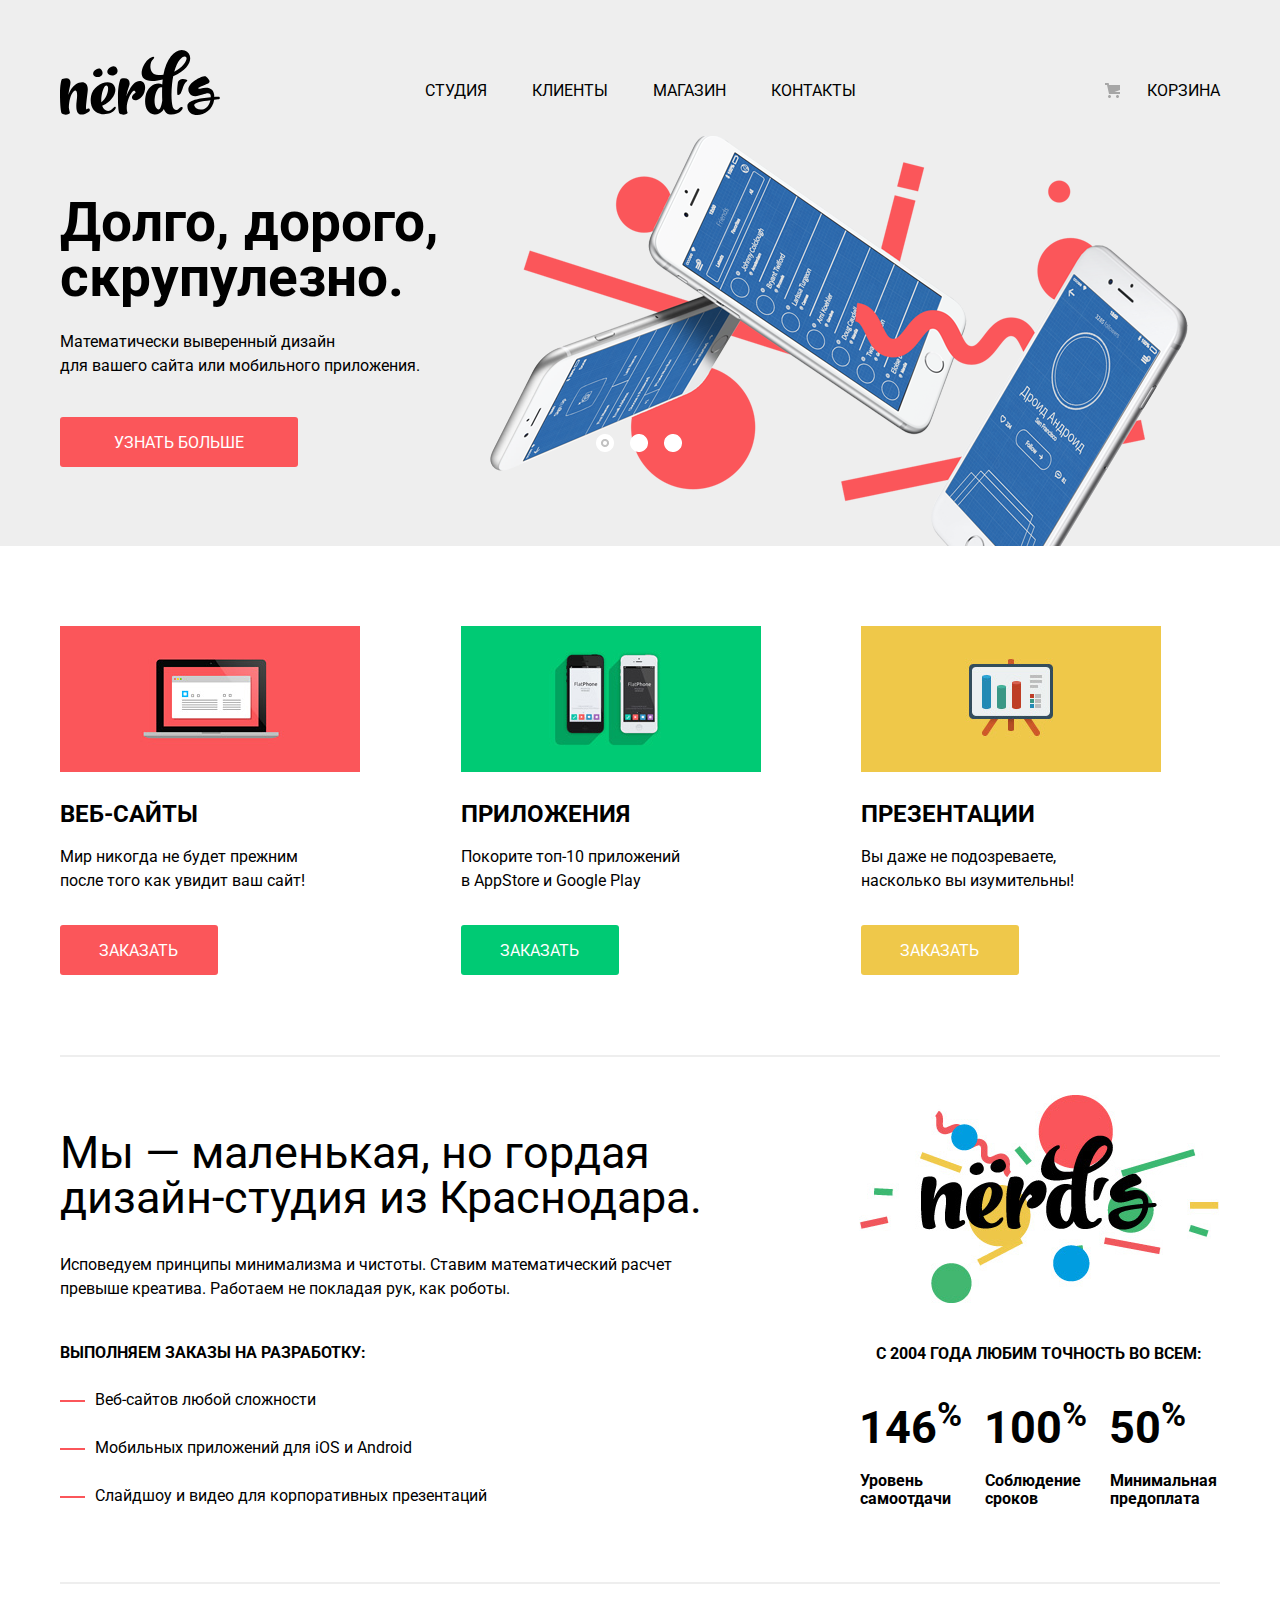
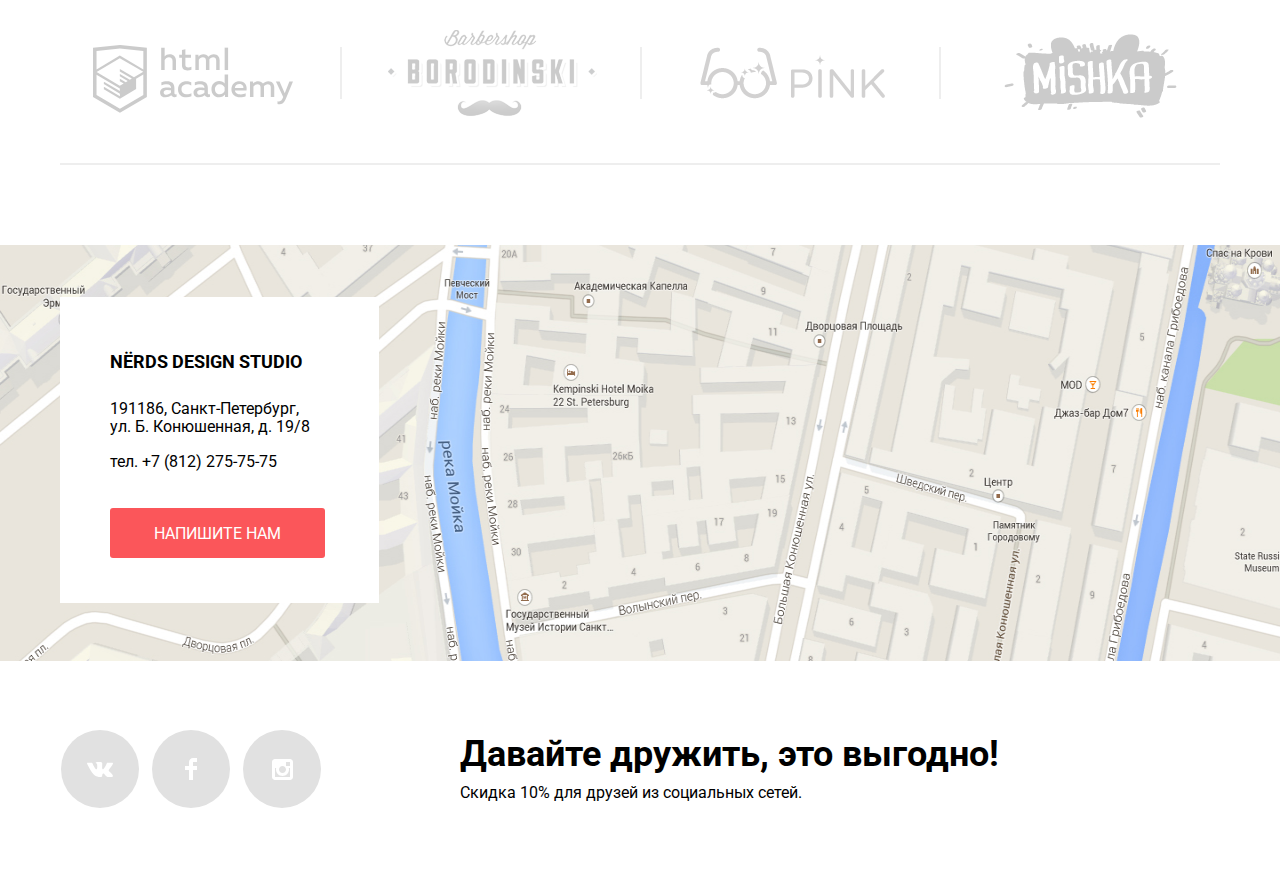
<file: index.html>
<!DOCTYPE html>
<html class="page" lang="ru">
  <head>
    <meta charset="UTF-8">
    <title>HTML Academy: Нёрдс</title>
    <link rel="stylesheet" href="https://fonts.googleapis.com/css2?family=Roboto:wght@400;700&display=swap">
    <link rel="stylesheet" href="css/normalize.css">
    <link rel="stylesheet" href="css/styles.css">
  </head>

  <body class="page-body">
    <header class="main-header">
      <div class="container">
        <nav class="main-navigation">
          <a class="main-header-logo">
            <img src="img/nerds-logo.svg" width="160" height="65" alt="Логотип дизайн-студии Нёрдс">
          </a>
          <ul class="site-navigation">
            <li class="site-navigation-item invisible-border"><a href="#">Студия</a></li>
            <li class="site-navigation-item"><a href="#">Клиенты</a></li>
            <li class="site-navigation-item"><a href="catalog.html">Магазин</a></li>
            <li class="site-navigation-item"><a href="#">Контакты</a></li>
          </ul>
          <a class="basket" href="#">Корзина</a>
        </nav>
      </div>
    </header>

    <main class="center">
      <h1 class="visually-hidden">Дизайн-студия Nerds</h1>
      <section class="slider">
        <ul class="slider-list container">
          <li class="slider-item-1 slide current-slide">
            <h2 class="slider-title">Долго, дорого, <br>
              скрупулезно.</h2>
            <p class="slider-description">Математически выверенный дизайн <br>
              для вашего сайта или мобильного приложения.</p>
            <a class="button slider-button" href="#">Узнать больше</a>
          </li>
          <li class="slider-item-2 slide">
            <h2 class="slider-title">Любим математику <br>
              как никто другой</h2>
            <p class="slider-description">Никакого креатива, только математические формулы <br>
              для расчета идеальных пропорций</p>
            <a class="button slider-button" href="#">Узнать больше</a>
          </li>
          <li class="slider-item-3 slide">
            <h2 class="slider-title">Только ночь, <br>
              только хардкор</h2>
            <p class="slider-description">Работать днем, как все? Мы против этого. <br>
              Ближе к полуночи работа только начинается.</p>
            <a class="button slider-button" href="#">Узнать больше</a>
          </li>
        </ul>
        <div class="slider-control container">
          <button class="slider-radio-1  current-radio" type="button" aria-label="Первый слайд"></button>
          <button class="slider-radio-2" type="button" aria-label="Второй слайд"></button>
          <button class="slider-radio-3" type="button" aria-label="Третий слайд"></button>
        </div>
      </section>

      <section class="services container">
        <h2 class="visually-hidden">Услуги</h2>
        <ul class="services-list">
          <li class="services-item">
            <img src="img/web.jpg"  width="300" height="146" alt="Web-sites">
            <h3 class="services-title">Веб-сайты</h3>
            <p class="services-description">Мир никогда не будет прежним<br>
              после того как увидит ваш сайт!</p>
            <a class="button services-button left-button" href="#">Заказать</a>
          </li>
          <li class="services-item">
            <img src="img/app.jpg" width="300" height="146" alt="Application">
            <h3 class="services-title">Приложения</h3>
            <p class="services-description">Покорите топ-10 приложений <br> в
              AppStore и Google Play</p>
            <a class="button  services-button center-button" href="#">Заказать</a>
          </li>
          <li class="services-item">
            <img src="img/pres.jpg" width="300" height="146" alt="Presentation">
            <h3 class="services-title">Презентации</h3>
            <p class="services-description">Вы даже не подозреваете,<br>
              насколько вы изумительны!</p>
            <a class="button services-button right-button" href="#">Заказать</a>
          </li>
        </ul>
      </section>

      <section class="features container">
        <h2 class="visually-hidden">Преемущества</h2>
        <div class="features-wrapper-first">
          <p class="features-caption">Мы — маленькая, но гордая
            дизайн-студия из Краснодара.</p>
          <p class="features-description">Исповедуем принципы минимализма и чистоты. Ставим математический расчет <br>
            превыше креатива. Работаем не покладая рук, как роботы.</p>
          <h3 class="features-list-title">Выполняем заказы на разработку:</h3>
          <ul class="features-list">
            <li class="features-item">Веб-сайтов любой сложности</li>
            <li class="features-item">Мобильных приложений для iOS и Android</li>
            <li class="features-item">Слайдшоу и видео для корпоративных презентаций</li>
          </ul>
        </div>
        <div class="features-wrapper-second">
          <img class="features-logo" src="img/nerds-illustration.jpg" width="360" height="208" alt="Nerds illustration">
          <h3 class="features-table-title">С 2004 года любим точность во всем:</h3>
          <table class="features-table">
            <tr class="features-table-row">
              <td><span>146<sup>%</sup></span></td>
              <td><span>100<sup>%</sup></span></td>
              <td><span>50<sup>%</sup></span></td>
            </tr>
            <tr class="features-table-row-header">
              <th>Уровень
                самоотдачи</th>
              <th>Соблюдение
                сроков</th>
             <th>Минимальная
                предоплата</th>
            </tr>
          </table>
        </div>
      </section>

      <section class="work-performed container">
        <h2 class="visually-hidden">Выполненные работы</h2>
        <ul class="work-performe-list">
          <li class="work-performe-item vstick">
            <a href="https://htmlacademy.ru/intensive/htmlcss">
              <img src="img/htmlacademy.svg" width="200" height="68" alt="HTML Academy">
            </a>
          </li>
          <li class="work-performe-item vstick">
            <a href="#">
              <img src="img/borodin-bs.svg" width="209" height="90" alt="Barbershop Borodinski">
            </a>
          </li>
          <li class="work-performe-item vstick">
            <a href="#">
              <img src="img/pink.svg" width="185" height="52" alt="Pink">
            </a>
          </li>
          <li class="work-performe-item">
            <a href="#">
              <img src="img/mishka.svg" width="173" height="84" alt="Mishka">
            </a>
          </li>
        </ul>
      </section>

      <section class="contacts">
        <h2 class="visually-hidden">Где нас найти</h2>
        <div class="map-wrapper">
          <iframe src="https://www.google.com/maps/embed?pb=!1m18!1m12!1m3!1d1998.6037872533277!2d30.320858716096975!3d59.93871648187614!2m3!1f0!2f0!3f0!3m2!1i1024!2i768!4f13.1!3m3!1m2!1s0x4696310fca145cc1%3A0x42b32648d8238007!2z0JHQvtC70YzRiNCw0Y8g0JrQvtC90Y7RiNC10L3QvdCw0Y8g0YPQuy4sIDE5LzgsINCh0LDQvdC60YIt0J_QtdGC0LXRgNCx0YPRgNCzLCAxOTExODY!5e0!3m2!1sru!2sru!4v1604839711866!5m2!1sru!2sru" width="1440" height="416"  style="border:0;" allowfullscreen="" aria-hidden="false" tabindex="0"></iframe>
          <img src="img/map.png" width="1440" height="416" class="contacts-map" alt="Map">
        </div>
        <div class="contacts-wrapper container">
          <div class="map-contacts">
            <p class="contacts-title">Nёrds Design Studio</p>
            <p class="contacts-adress">191186, Санкт-Петербург, <br>
             ул. Б. Конюшенная, д. 19/8</p>
            <p class="contacts-phone">тел.<a class="contacts-phone" href="tel:+7812757575">&nbsp;+7 (812) 275-75-75</a></p>
            <a class="button contacts-button">Напишите нам</a>
          </div>
        </div>
      </section>
    </main>

    <footer class="page-footer container">
      <section class="footer-social">
        <h2 class="visually-hidden">Социальные сети</h2>
        <ul class="social-list">
          <li>
            <a class="social-button vk" href="#">
              <span class="visually-hidden">Вконтакте</span>
              <svg width="27" height="15" viewBox="0 0 27 15" fill="none" xmlns="http://www.w3.org/2000/svg">
                <path d="M16.138 11.51C17.094 11.201 18.318 13.55 19.621 14.449C20.599 15.13 21.348 14.983 21.348 14.983L24.821 14.933C24.821 14.933 26.636 14.821 25.778 13.379C25.707 13.259 25.275 12.31 23.193 10.357C21.016 8.31404 21.311 8.64504 23.932 5.11304C25.529 2.96004 26.168 1.64504 25.968 1.08504C25.776 0.546037 24.603 0.686037 24.603 0.686037L20.69 0.713037C20.309 0.714037 19.986 0.832037 19.839 1.22804C19.836 1.23204 19.218 2.89404 18.394 4.30704C16.653 7.29604 15.958 7.45504 15.67 7.26804C15.009 6.83504 15.176 5.53104 15.176 4.60404C15.176 1.70704 15.608 0.499037 14.33 0.187037C13.903 0.0830374 13.591 0.0150374 12.502 0.00503741C11.11 -0.0159626 9.92797 0.00503743 9.25797 0.334037C8.81297 0.557037 8.47197 1.04604 8.67897 1.07404C8.93897 1.10904 9.52197 1.23404 9.83397 1.66004C10.235 2.21204 10.223 3.44904 10.223 3.44904C10.223 3.44904 10.452 6.86004 9.68297 7.28304C9.15497 7.57304 8.43297 6.98104 6.87997 4.26704C6.08697 2.87904 5.48797 1.34504 5.48797 1.34504C5.48797 1.34504 5.37197 1.06004 5.16197 0.904037C4.91197 0.719037 4.56197 0.660037 4.56197 0.660037L0.84797 0.684037C0.84797 0.684037 0.28997 0.700037 0.0849697 0.946037C-0.0970303 1.16404 0.0699697 1.61404 0.0699697 1.61404C0.0699697 1.61404 2.97897 8.49504 6.27297 11.961C9.29297 15.143 12.725 14.932 12.725 14.932H14.28C14.28 14.932 14.749 14.878 14.989 14.62C15.213 14.38 15.203 13.929 15.203 13.929C15.203 13.929 15.172 11.82 16.138 11.51Z" fill="white"/>
              </svg>
            </a>
          </li>
          <li>
            <a class="social-button fb" href="#">
              <span class="visually-hidden">Фейсбук</span>
              <svg width="12" height="22" viewBox="0 0 12 22" fill="none" xmlns="http://www.w3.org/2000/svg">
                <path d="M12 4V0H8C5.79086 0 4 1.79086 4 4V8H0V12H4V22H8V12H12V8H8V4H12Z" fill="white"/>
              </svg>
            </a>
          </li>
          <li>
            <a class="social-button inst" href="#">
              <span class="visually-hidden">Инстаграм</span>
              <svg width="21" height="21" viewBox="0 0 21 21" fill="none" xmlns="http://www.w3.org/2000/svg">
                <path fill-rule="evenodd" clip-rule="evenodd" d="M3 0H18C19.65 0 21 1.35 21 3V18C21 19.65 19.65 21 18 21H3C1.35 21 0 19.65 0 18V3C0 1.35 1.35 0 3 0ZM14 10.5C14 8.57 12.43 7 10.5 7C8.57 7 7 8.57 7 10.5C7 12.43 8.57 14 10.5 14C12.43 14 14 12.43 14 10.5ZM3 18V9H4.181C4.0626 9.49127 4.00186 9.99467 4 10.5C4 14.0899 6.91015 17 10.5 17C14.0899 17 17 14.0899 17 10.5C16.9986 9.99464 16.9379 9.49118 16.819 9H18V18H3ZM14 7H18V3H14V7Z" fill="white"/>
              </svg>
            </a>
          </li>
        </ul>
      </section>

      <div class="friend-wrapper">
        <h3 class="friend-discont-title">Давайте дружить, это выгодно!</h3>
        <p class="friend-discont-description">Скидка 10% для друзей из социальных сетей.</p>
      </div>
    </footer>

    <section class="modal modal-popup">
      <h2>Напишите нам</h2>
      <form class="send-form" action="https://echo.htmlacademy.ru" method="post">
        <div class="wrapper-modal">
          <p class="send-name">
            <label for="send-name">Ваше имя:</label>
            <input class="send-name-input" id="send-name" type="text" name="send-name" placeholder="Имя Фамилия">
          </p>
          <p class="send-email">
            <label for="send-email">Ваш e-mail:</label>
            <input class="send-email-input" id="send-email" type="email" name="send-email"
            placeholder="email@example.com">
          </p>
        </div>
        <p class="send-text">
          <label for="send-text">Текст письма:</label>
          <textarea id="send-text" name="send-text" placeholder="В свободной форме" rows="5"></textarea>
        </p>
        <button type="submit" class="button send-form-button">Отправить</button>
      </form>
      <button class="modal-close" type="button">Закрыть</button>
    </section>
    <script src="js/js-modal.js"></script>
    <script src="js/slider.js"></script>
  </body>
</html>
</file>
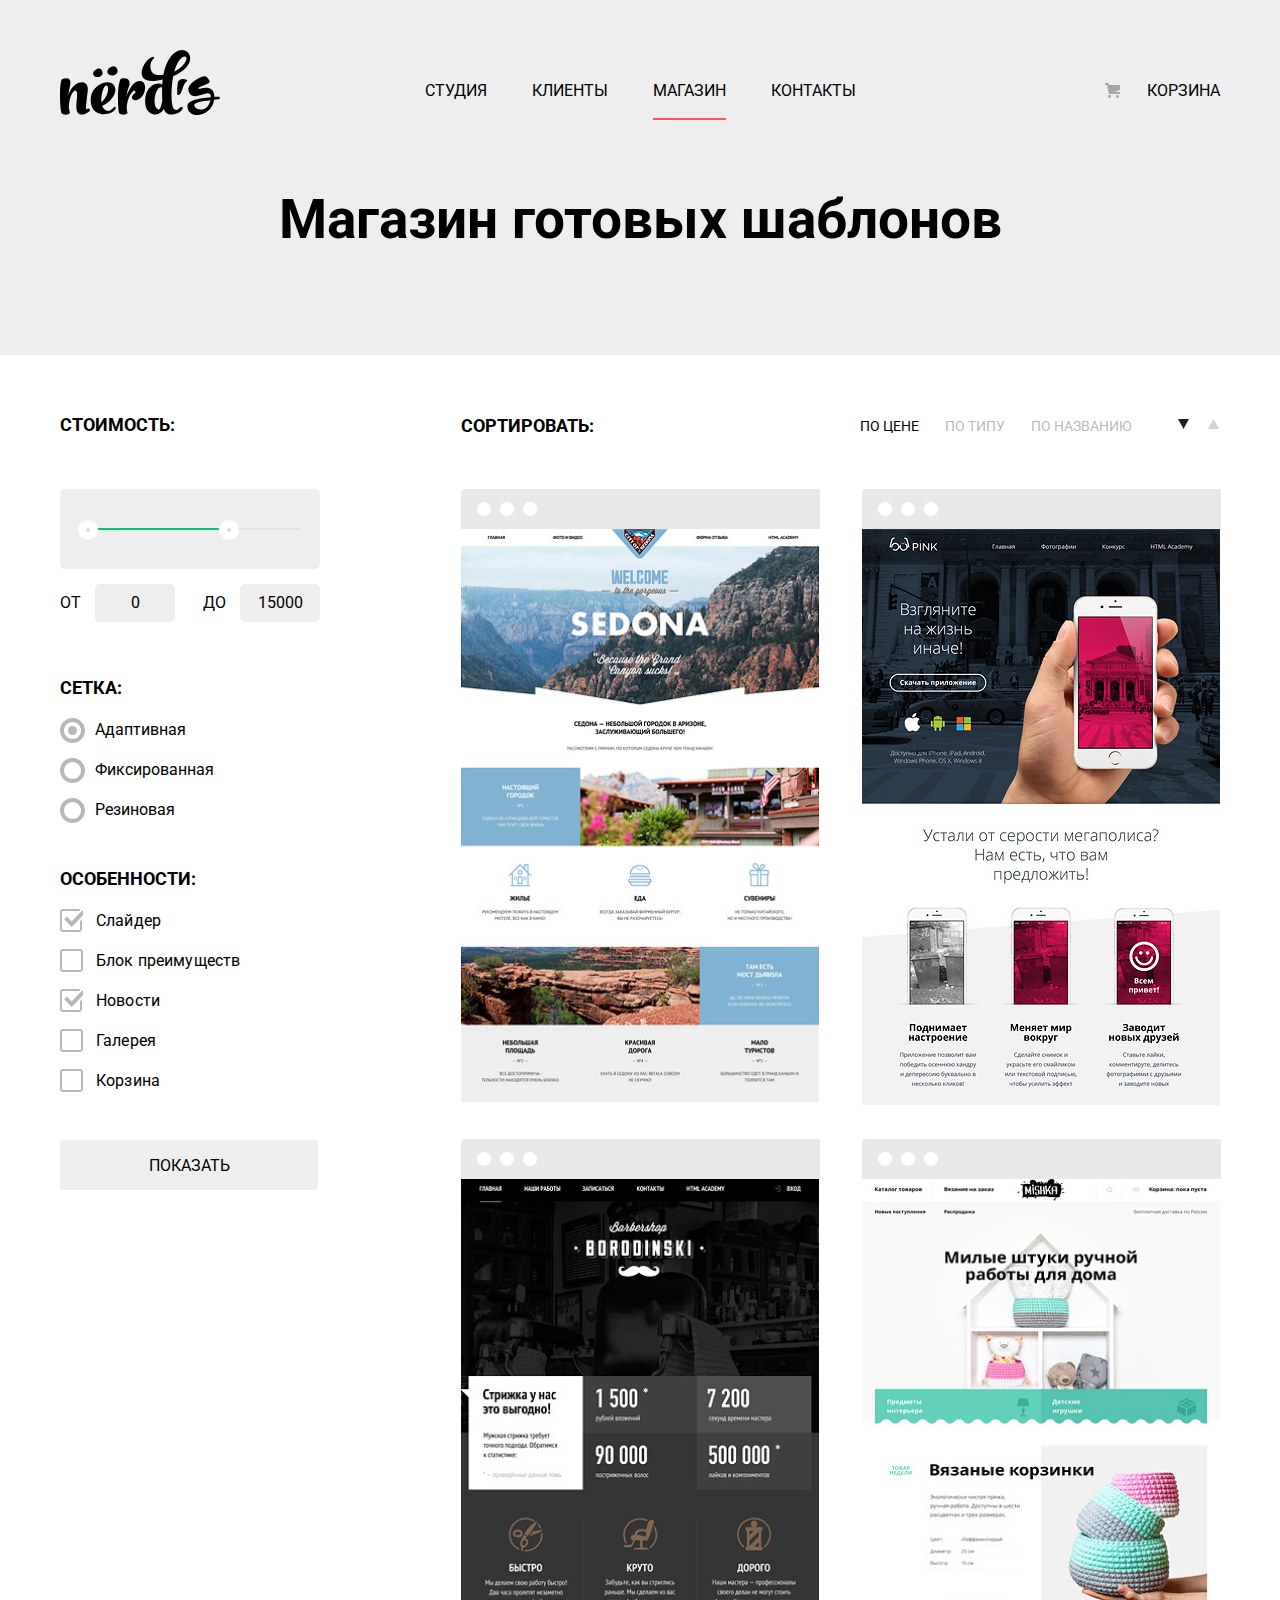
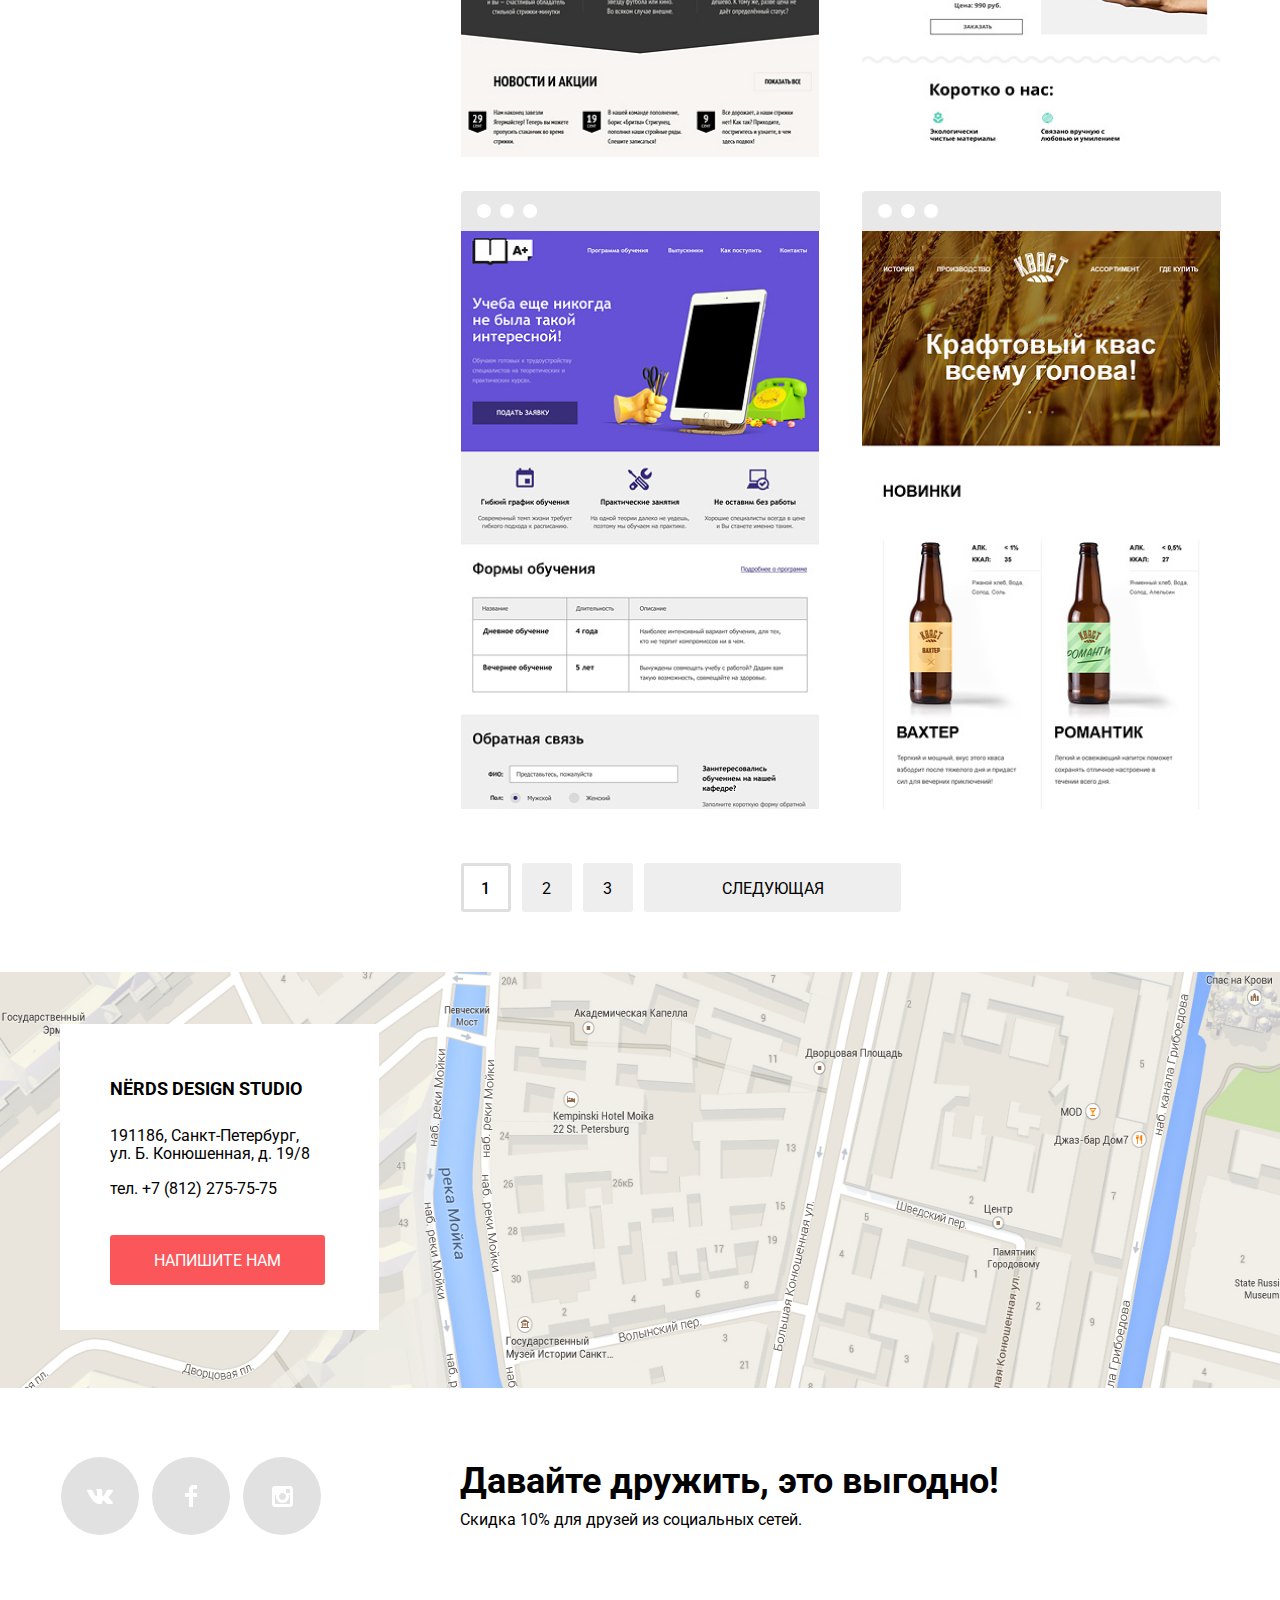
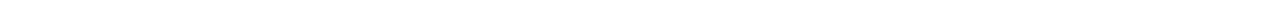
<file: catalog.html>
<!DOCTYPE html>
<html class="page" lang="ru">
  <head>
    <meta charset="UTF-8">
    <title>Магазин - дизайн студии Nёrds</title>
    <link rel="stylesheet" href="https://fonts.googleapis.com/css2?family=Roboto:wght@400;700&display=swap">
    <link rel="stylesheet" href="css/normalize.css">
    <link rel="stylesheet" href="css/styles.css">
  </head>

  <body class="page-body">
    <header class="main-header">
      <div class="container">
        <nav class="main-navigation">
          <a class="main-header-logo" href="index.html">
            <img src="img/nerds-logo.svg" width="160" height="65" alt="Логотип дизайн-студии Нёрдс">
          </a>
          <ul class="site-navigation">
            <li class="site-navigation-item"><a href="#">Студия</a></li>
            <li class="site-navigation-item"><a href="#">Клиенты</a></li>
            <li class="site-navigation-item current-position"><a>Магазин</a></li>
            <li class="site-navigation-item"><a href="#">Контакты</a></li>
          </ul>
          <a class="basket" href="#">Корзина</a>
        </nav>
      </div>
    </header>

    <main class="page-catalog">
      <h1 class="shop-title">Магазин готовых шаблонов</h1>
      <h2 class="visually-hidden">Фильтр товаров</h2>
        <div class="wrapper container">
          <section class="filter">
            <form action="https://echo.htmlacademy.ru" method="GET">
              <p class="filter-description">Стоимость:</p>
              <div class="range-filter">
                <div class="range-controls">
                  <div class="scale">
                    <div class="bar" style="width: 63%; margin-left: 0%"></div>
                  </div>
                  <div class="toggle toggle-min" tabindex="0" style="left: 7%"></div>
                  <div class="toggle toggle-max" tabindex="0" style="left: 61%"></div>
                </div>
                <div class="price-controls">
                  <label class="min-price">
                    от <input type="text" name="min-price" value="0">
                  </label>
                  <label class="max-price">
                    до <input type="text" name="max-price" value="15000">
                  </label>
                </div>
              </div>
              <fieldset class="filter-item catalog-filter-grid-group">
                <legend class="filter-legend-radio">Сетка: </legend>
                <ul class="filter-list-radio">
                  <li class="filter-option">
                    <label class="radio option">
                      <input class="radio-input" type="radio" name="grid" value="adaptive" checked>
                      <span class="radio-box"></span>
                      Адаптивная
                    </label>
                  </li>
                  <li class="filter-option">
                    <label class="radio option">
                      <input class="radio-input" type="radio" name="grid" value="fixed">
                      <span class="radio-box"></span>
                      Фиксированная
                    </label>
                  </li>
                  <li class="filter-option">
                    <label class="radio option">
                      <input class="radio-input" type="radio" name="grid" value="rubber">
                      <span class="radio-box"></span>
                      Резиновая
                    </label>
                  </li>
                </ul>
              </fieldset>
              <fieldset class="filter-item catalog-filter-features">
                <legend class="filter-legend-check">Особенности:</legend>
                <ul class="filter-list-checkbox">
                  <li class="filter-option">
                    <label class="check option">
                      <input class="check-input" type="checkbox" name="features" value="slider" checked>
                      <span class="check-box"></span>
                      Слайдер
                    </label>
                  </li>
                  <li class="filter-option">
                    <label class="check option">
                      <input class="check-input" type="checkbox" name="features" value="benefitsblock">
                      <span class="check-box"></span>
                      Блок преимуществ
                    </label>
                  </li>
                  <li class="filter-option">
                    <label class="check option">
                      <input class="check-input" type="checkbox" name="features" value="news" checked>
                      <span class="check-box"></span>
                      Новости
                    </label>
                  </li>
                  <li class="filter-option">
                    <label class="check option">
                      <input class="check-input" type="checkbox" name="features" value="gallery">
                      <span class="check-box"></span>
                      Галерея
                    </label>
                  </li>
                  <li class="filter-option">
                    <label class="check option">
                      <input class="check-input" type="checkbox" name="features" value="cart">
                      <span class="check-box"></span>
                      Корзина
                    </label>
                  </li>
                </ul>
              </fieldset>
              <button class="button filter-button" type="submit">Показать</button>
            </form>
          </section>

          <section class="pattern">
            <h2 class="visually-hidden">Список готовых шаблонов</h2>
            <div class="pattern-filter-wrapper">
              <p class="pattern-description">Сортировать:</p>
              <ul class="pattern-filter-list">
                <li class="pattern-filter-item current"><a>По цене</a></li>
                <li class="pattern-filter-item"><a href="#">По типу</a></li>
                <li class="pattern-filter-item"><a href="#">По названию</a></li>
                <li class="current"><a class="sort-down" title="Сортировка по убыванию"></a></li>
                <li><a class="sort-up" title="Сортировка по возрастанию" href="#"></a></li>
              </ul>
            </div>
            <ul class="pattern-list">
              <li class="pattern-item">
                <img src="img/sedona.jpg" width="358" height="578" alt="Sedona">
                <div class="pop-up">
                  <h3 class="pattern-item-title"><a href="#">Sedona</a></h3>
                  <p class="pattern-item-description">Информационный сайт <br> для туристов</p>
                  <button type="button" class="button pattern-button">9900 ₽</button>
                </div>
              </li>
              <li class="pattern-item">
                <img src="img/pink.jpg" width="358" height="578" alt="Pink App">
                <div class="pop-up">
                  <h3 class="pattern-item-title"><a href="#">Pink App</a></h3>
                  <p class="pattern-item-description">Продуктовый лендинг <br> для iOS и Android</p>
                  <button type="button" class="button pattern-button">9900 ₽</button>
                </div>
              </li>
              <li class="pattern-item">
                <img src="img/borodinski.jpg" width="358" height="578" alt="Barbershop">
                <div class="pop-up">
                  <h3 class="pattern-item-title"><a href="#">Barbershop</a></h3>
                  <p class="pattern-item-description">Сайт салона красоты. <br> Для мужчин, да.</p>
                  <button type="button" class="button pattern-button">9900 ₽</button>
                </div>
              </li>
              <li class="pattern-item">
                <img src="img/mishka.jpg" width="358" height="578" alt="Mishka">
                <div class="pop-up">
                  <h3 class="pattern-item-title"><a href="#">Mishka</a></h3>
                  <p class="pattern-item-description">Интернет-магазин <br> вязаных игрушек</p>
                  <button type="button" class="button pattern-button">9900 ₽</button>
                </div>
              </li>
              <li class="pattern-item">
                <img src="img/aplus.jpg" width="358" height="578" alt="A Plus">
                <div class="pop-up">
                  <h3 class="pattern-item-title"><a href="#">A Plus</a></h3>
                  <p class="pattern-item-description">Лендинг курсов повышения <br> квалификации</p>
                  <button type="button" class="button pattern-button">9900 ₽</button>
                </div>
              </li>
              <li class="pattern-item">
                <img src="img/kvast.jpg" width="358" height="578" alt="Кваст">
                <div class="pop-up">
                  <h3 class="pattern-item-title"><a href="#">Кваст</a></h3>
                  <p class="pattern-item-description">Промо-сайт производителя <br> крафтового кваса</p>
                  <button type="button" class="button pattern-button">9900 ₽</button>
                </div>
              </li>
            </ul>
            <ul class="pagination">
              <li class="pagination-item">
                <a class="pagination-link-current">1</a>
              </li>
              <li class="pagination-item">
                <a class="pagination-link" title="Переход на 2-ую страницу" href="#">2</a>
              </li>
              <li class="pagination-item">
                <a class="pagination-link" title="Переход на 3-ю страницу" href="#">3</a>
              </li>
              <li class="pagination-item">
                <a class="pagination-link next-page" title="Переход на следующую страницу" href="#">Следующая</a>
              </li>
            </ul>
          </section>
        </div>

        <section class="contacts">
          <h2 class="visually-hidden">Где нас найти</h2>
          <div class="map-wrapper">
            <iframe src="https://www.google.com/maps/embed?pb=!1m18!1m12!1m3!1d1998.6037872533277!2d30.320858716096975!3d59.93871648187614!2m3!1f0!2f0!3f0!3m2!1i1024!2i768!4f13.1!3m3!1m2!1s0x4696310fca145cc1%3A0x42b32648d8238007!2z0JHQvtC70YzRiNCw0Y8g0JrQvtC90Y7RiNC10L3QvdCw0Y8g0YPQuy4sIDE5LzgsINCh0LDQvdC60YIt0J_QtdGC0LXRgNCx0YPRgNCzLCAxOTExODY!5e0!3m2!1sru!2sru!4v1604839711866!5m2!1sru!2sru" width="1440" height="416"  style="border:0;" allowfullscreen="" aria-hidden="false" tabindex="0"></iframe>
            <img src="img/map.png" width="1440" height="416" class="contacts-map" alt="Map">
          </div>
          <div class="contacts-wrapper container">
            <div class="map-contacts">
              <p class="contacts-title">Nёrds Design Studio</p>
              <p class="contacts-adress">191186, Санкт-Петербург, <br>
               ул. Б. Конюшенная, д. 19/8</p>
              <p class="contacts-phone">тел.<a class="contacts-phone" href="tel:+7812757575">&nbsp;+7 (812) 275-75-75</a></p>
              <button type="button" class="button contacts-button">Напишите нам</button>
            </div>
          </div>
        </section>
    </main>

  <footer class="page-footer container">
    <section class="footer-social">
      <h2 class="visually-hidden">Социальные сети</h2>
      <ul class="social-list">
        <li>
          <a class="social-button vk" href="#">
            <span class="visually-hidden">Вконтакте</span>
            <svg width="27" height="15" viewBox="0 0 27 15" fill="none" xmlns="http://www.w3.org/2000/svg">
              <path d="M16.138 11.51C17.094 11.201 18.318 13.55 19.621 14.449C20.599 15.13 21.348 14.983 21.348 14.983L24.821 14.933C24.821 14.933 26.636 14.821 25.778 13.379C25.707 13.259 25.275 12.31 23.193 10.357C21.016 8.31404 21.311 8.64504 23.932 5.11304C25.529 2.96004 26.168 1.64504 25.968 1.08504C25.776 0.546037 24.603 0.686037 24.603 0.686037L20.69 0.713037C20.309 0.714037 19.986 0.832037 19.839 1.22804C19.836 1.23204 19.218 2.89404 18.394 4.30704C16.653 7.29604 15.958 7.45504 15.67 7.26804C15.009 6.83504 15.176 5.53104 15.176 4.60404C15.176 1.70704 15.608 0.499037 14.33 0.187037C13.903 0.0830374 13.591 0.0150374 12.502 0.00503741C11.11 -0.0159626 9.92797 0.00503743 9.25797 0.334037C8.81297 0.557037 8.47197 1.04604 8.67897 1.07404C8.93897 1.10904 9.52197 1.23404 9.83397 1.66004C10.235 2.21204 10.223 3.44904 10.223 3.44904C10.223 3.44904 10.452 6.86004 9.68297 7.28304C9.15497 7.57304 8.43297 6.98104 6.87997 4.26704C6.08697 2.87904 5.48797 1.34504 5.48797 1.34504C5.48797 1.34504 5.37197 1.06004 5.16197 0.904037C4.91197 0.719037 4.56197 0.660037 4.56197 0.660037L0.84797 0.684037C0.84797 0.684037 0.28997 0.700037 0.0849697 0.946037C-0.0970303 1.16404 0.0699697 1.61404 0.0699697 1.61404C0.0699697 1.61404 2.97897 8.49504 6.27297 11.961C9.29297 15.143 12.725 14.932 12.725 14.932H14.28C14.28 14.932 14.749 14.878 14.989 14.62C15.213 14.38 15.203 13.929 15.203 13.929C15.203 13.929 15.172 11.82 16.138 11.51Z" fill="white"/>
            </svg>
          </a>
        </li>
        <li>
          <a class="social-button fb" href="#">
            <span class="visually-hidden">Фейсбук</span>
            <svg width="12" height="22" viewBox="0 0 12 22" fill="none" xmlns="http://www.w3.org/2000/svg">
              <path d="M12 4V0H8C5.79086 0 4 1.79086 4 4V8H0V12H4V22H8V12H12V8H8V4H12Z" fill="white"/>
            </svg>
          </a>
        </li>
        <li>
          <a class="social-button inst" href="#">
            <span class="visually-hidden">Инстаграм</span>
            <svg width="21" height="21" viewBox="0 0 21 21" fill="none" xmlns="http://www.w3.org/2000/svg">
              <path fill-rule="evenodd" clip-rule="evenodd" d="M3 0H18C19.65 0 21 1.35 21 3V18C21 19.65 19.65 21 18 21H3C1.35 21 0 19.65 0 18V3C0 1.35 1.35 0 3 0ZM14 10.5C14 8.57 12.43 7 10.5 7C8.57 7 7 8.57 7 10.5C7 12.43 8.57 14 10.5 14C12.43 14 14 12.43 14 10.5ZM3 18V9H4.181C4.0626 9.49127 4.00186 9.99467 4 10.5C4 14.0899 6.91015 17 10.5 17C14.0899 17 17 14.0899 17 10.5C16.9986 9.99464 16.9379 9.49118 16.819 9H18V18H3ZM14 7H18V3H14V7Z" fill="white"/>
            </svg>
          </a>
        </li>
      </ul>
    </section>

    <div class="friend-wrapper">
      <h3 class="friend-discont-title">Давайте дружить, это выгодно!</h3>
      <p class="friend-discont-description">Скидка 10% для друзей из социальных сетей.</p>
    </div>
  </footer>

  <section class="modal modal-popup">
    <h2>Напишите нам</h2>
    <form class="send-form" action="https://echo.htmlacademy.ru" method="post">
      <div class="wrapper-modal">
        <p class="send-name">
          <label for="send-name">Ваше имя:</label>
          <input class="send-name-input" id="send-name" type="text" name="send-name" placeholder="Имя Фамилия">
        </p>
        <p class="send-email">
          <label for="send-email">Ваш e-mail:</label>
          <input class="send-email-input" id="send-email" type="email" name="send-email"
          placeholder="email@example.com">
        </p>
      </div>
      <p class="send-text">
        <label for="send-text">Текст письма:</label>
        <textarea id="send-text" name="send-text" placeholder="В свободной форме" rows="5"></textarea>
      </p>
      <button type="submit" class="button send-form-button">Отправить</button>
    </form>
    <button class="modal-close" type="button">Закрыть</button>
  </section>
  <script src="js/js-modal.js"></script>
</body>
</html>
</file>
<file: css/styles.css>
/* Varibles */

:root {
  --light-green: #00CA74;
  --dark-green: #00BC6C;
  --darker-green: #00AA62;
  --light-red: #FB565A;
  --dark-red: #E74246;
  --darker-red: #D7373B;
  --light-yellow: #EFC84A;
  --dark-yellow: #EAB534;
  --darker-yellow: #E5A722;
  --black: #000000;
  --white: #ffffff;
  --light-grey: #EEEEEE;
  --dark-grey: #DFDFDF;
  --darker-grey: #D5D5D5;
  --grey: #E1E1E1;
  --extra-grey: #D7DCDE;
  /* Opacity colors */
  --opacity-light-black: rgba(0, 0, 0, 0.3);
  --opacity-black: rgba(0, 0, 0, 0.6);
  --opacity-white: rgba(255, 255, 255, 0.3);
  --opacity-grey: rgba(0, 0, 0, 0.2);
  --opacity-extra-black: rgba(68, 68, 68, 0.5);
  --boxshadow-color: rgba(0, 1, 1, 0.25);
  --modal-shadow: rgba(0, 0, 0, 0.4);
}


/* Global */

body {
  min-width: 1160px;
  padding: 0;
  margin: 0;
  font-family: "Roboto", "Arial", sans-serif;
  font-size: 16px;
  line-height: 24px;
  font-weight: 400;
  color: var(--black);
}

a {
  text-decoration: none;
}

img {
  max-width: 100%;
  height: auto;
}

.main-navigation,
.services-title,
.feature-caption,
.features-list-title,
.features-table-title,
.contacts-title,
.button {
  text-transform: uppercase;
}

.site-navigation,
.services-list,
.work-performe-list {
  list-style: none;
}

.container {
  width: 1160px;
  margin: 0 auto;
}

/* Grid */

.page {
  height: 100%;
}

.slide {
  width: 1160px;
  margin: 0 auto;
  display: none;
}

.page-body {
  min-height: 100%;
  display: grid;
  grid-template-rows: min-content 1fr min-content;
  align-content: start;
}


/* Hidden titles */

.visually-hidden {
	/*Убрать 1 потом*/
  position: absolute;
  clip: rect(0 0 0 0);
  width: 1px;
  height: 1px;
  margin: -1px;
}


/* Main navigation */

.main-navigation {
  display: grid;
  grid-template-columns: 170px 1fr min-content;
  position: relative;
}

.main-navigation a {
  display: grid;
  color: var(--black);
  font-size: 16px;
  line-height: 30px;
  padding-bottom: 12px;
}

.main-header {
  padding-top: 49px;
  background-color: var(--light-grey);
}

.main-header-logo {
  text-transform: none;
}


/* User navigation */

.site-navigation a {
  margin-right: 45px;
}

.site-navigation {
  display: inline-block;
  vertical-align: middle;
  padding: 11px 51px 0 0;
}

.current-position a {
  border-bottom: 2px solid var(--light-red);
}

.basket {
  padding: 9px 0 0 0;
}

.site-navigation,
.basket {
  display: flex;
  flex-wrap: wrap;
  justify-content: center;
  align-content: center;
}

.basket::before {
  content: "";
  position: absolute;
  width: 15px;
  height: 15px;
  right: 100px;
  bottom: 38px;
  background-image: url("../img/cart-icon.svg");
  background-repeat: no-repeat;
  background-position: 0 0;
}

.basket {
  position: relative;
}

.site-navigation a:hover,
.site-navigation a:focus,
.basket:hover,
.basket:focus {
  color: var(--light-red);
}

.site-navigation a:active {
  color: var(--opacity-light-black);
  border-bottom: 2px solid var(--light-red);
}

.basket:active {
  color: var(--opacity-light-black);
}

.basket:active::after {
  content: "";
  top: 66px;
  left: -37px;
  position: absolute;
  width: 112px;
  height: 2px;
  background-color: var(--light-red);
}

.invisible-border a {
  border-bottom: 2px solid var(--light-grey);
}

/* Slider */

.slider {
  position: relative;
  margin: 0;
  padding: 0;
  background-color: var(--light-grey);
}

.current-slide {
  display: block;
  background-image: url(../img/nerds-index-slide1.png);
  background-repeat: no-repeat;
  background-position: 99% -20px;
  padding: 59px 0px 79px 0;
}

.bg-img-second {
  display: block;
  background-image: url(../img/nerds-index-slide2.png);
  background-repeat: no-repeat;
  background-position: 99% -20px;
  padding: 59px 0px 79px 0;
}

.bg-img-third {
  display: block;
  background-image: url(../img/nerds-index-slide3.png);
  background-repeat: no-repeat;
  background-position: 99% -20px;
  padding: 59px 0px 79px 0
}

.slider-control .current-radio {
  padding: 10px;
  background-image: url(../img/slider-on.png);
  background-repeat: no-repeat;
  border: none;
  cursor: pointer;
}


.slider-title {
  font-size: 55px;
  line-height: 55px;
  padding: 0;
  margin: 0 0 25px 0;
}

.slider-list {
  display: block;
  list-style: none;
  padding: 0;
}

.slider-description {
  padding: 0;
  margin: 0 0 39px 0;
}

.slider-control button {
  padding: 10px;
  background-image: url(../img/slider-off.png);
  background-repeat: no-repeat;
  background-color: transparent;
  border: none;
  cursor: pointer;
}

.slider-control {
  display: flex;
  width: 88px;
  height: 18px;
  justify-content: space-between;
  position: absolute;
  z-index: 30;
  bottom: 23%;
  right: 0;
  left: 0;
}


/* Services */

.services {
  padding: 80px 0 80px 0;
}

.services-list {
  display: grid;
  grid-template-columns: 1fr 1fr 1fr;
  column-gap: 42px;
  margin: 0;
  padding: 0;
}

.services-title {
  font-size: 24px;
  line-height: 30px;
  margin: 20px 0 16px 0;
}

.services-description {
  margin: 0 0 32px 0;
}


/* Features */

.features {
  display: grid;
  grid-template-columns: 2fr 1fr;
  border-bottom: 2px solid var(--light-grey);
  border-top: 2px solid var(--light-grey);
  gap: 80px;
  padding: 38px 0 71px 0;
}

.features-wrapper-second {
  text-align: center;
}

.features-description {
  margin: 0 0 40px 0;
}

.features-list {
  margin: 0;
  padding: 0 0 0 35px;
}

.features-list li {
  position: relative;
  list-style: none;
}

.features-item::before {
  content: "";
  top: 12px;
  left: -35px;
  position: absolute;
  width: 25px;
  height: 2px;
  background-color: #fb565a;
}

.features-list-title {
  font-size: 16px;
  line-height: 24px;
  margin: 0 0 23px 0;
}

.features-item {
  margin: 0 0 24px 0;
}

.features-item:last-child {
  margin: 0;
}

.features-logo {
  margin: 0 0 32px 0;
}

.features-caption {
  font-size: 45px;
  line-height: 45px;
  margin: 35px 0 33px 0;
}

.features-table-row {
  font-size: 45px;
  line-height: 64px;
  font-weight: 700;
}

.features-table-row-header {
  font-size: 16px;
  line-height: 18px;
  text-align: left;
  font-weight: 400;
}

.features-table-title {
  font-size: 16px;
  line-height: 24px;
  font-weight: 700;
  margin: 0 0 28px 0;
}

.features-table-row td {
  text-align: left;
}

.features-table td {
  padding: 0 20px 9px 0;
}

/* Works */

.work-performe-list {
  display: grid;
  grid-template-columns: 1fr 1fr 1fr 1fr;
  margin: 0;
  text-align: center;
  align-items: center;
  padding: 46px 0 36px 0;
  border-bottom: 2px solid var(--light-grey);
}

.work-performe-list li {
  position: relative;
}

.work-performed {
  padding-bottom: 80px;
}

.work-performe-item img {
  opacity: 0.2;
}

.work-performe-item:nth-child(1) img {
  margin: 8px 25px 0 0;
}

.work-performe-item:nth-child(2) img {
  margin: 0 6px 0 0;
}

.work-performe-item:nth-child(3) img {
  margin: 0 0 5px 15px;
}

.work-performe-item:nth-child(4) img {
  margin: 2px 0 0 30px;
}

.vstick::after {
  content: "";
  top: 12px;
  left: 290px;
  position: absolute;
  width: 2px;
  height: 52px;
  background-color: var(--light-grey);
}

.vstick:nth-child(1)::after {
  content: "";
  top: 10px;
  left: 280px;
  position: absolute;
  width: 2px;
  height: 52px;
  background-color: var(--light-grey);
}

.vstick:nth-child(2)::after {
  content: "";
  top: 17px;
  left: 290px;
  position: absolute;
  width: 2px;
  height: 52px;
  background-color: var(--light-grey);
}

.vstick:nth-child(3)::after {
  content: "";
  top: 0;
  left: 299px;
  position: absolute;
  width: 2px;
  height: 52px;
  background-color: var(--light-grey);
}

.work-performe-item:hover img,
.work-performe-item:focus img {
  opacity: 1;
}

.work-performe-item:active img {
  opacity: 0.1;
}

/* Contacts */

.contacts {
  position: relative;
  display: flex;
  height: 416px;
  justify-content: center;
  overflow: hidden;
}

.contacts-title {
  font-size: 18px;
  line-height: 30px;
  font-weight: 700;
  margin: 3px 0 23px 0;
  padding: 0;
}

.contacts-wrapper {
  position: absolute;
  z-index: 30;
  top: -8px;
  right: 0;
  left: 0;
}

.contacts-phone {
  font-size: 16px;
  line-height: 18px;
  margin: 0 0 37px 0;
  color: var(--black);
}

.map-contacts {
  width: 319px;
  margin-top: 60px;
  padding: 47px 50px 45px 50px;
  background-color: var(--white);
  box-sizing: border-box;
}

.contacts-adress {
  font-size: 16px;
  line-height: 18px;
  margin: 0 0 17px 0;
}

.map-wrapper {
  position: relative;
  display: flex;
  height: 416px;
  width: 100%;
  background-color: #b5b5b5;
  justify-content: center;
}

.map-wrapper iframe {
  z-index: 20;
  width: 100%;
  min-width: 1200px;
  border: none;
}

.map-wrapper img {
  position: absolute;
  z-index: 10;
  top: 0;
  left: 0;
  width: 100%;
  min-width: 1200px;
  height: 416px;
  margin: 0 auto;
}


/* Footer */

.social-list {
  display: flex;
  flex-wrap: wrap;
  list-style: none;
  margin: 0;
  padding: 0;
}

.social-button {
  display: flex;
  align-items: center;
  justify-content: center;
  border-radius: 50%;
  width: 78px;
  height: 78px;
  background-color: var(--grey);
  color: inherit;
  margin-right: 12px;
  margin-left: 1px;
}

.social-button:hover,
.social-button:focus,
.send-form-button:hover,
.send-form-button:focus {
  background-color: var(--dark-red);
}

.social-button:active,
.send-form-button:active {
  background-color: var(--darker-red);
  color: var(--opacity-white);
}

.social-button svg:active {
  color: var(--opacity-white);
}

.friend-discont-title {
  font-weight: 700;
  font-size: 36px;
  line-height: 36px;
  margin: 6px 0 10px 0;
}

.friend-discont-description {
  font-size: 16px;
  line-height: 22px;
  margin: 0;
}


/* Global buttons */

.button {
  display: inline-block;
  vertical-align: middle;
  font: inherit;
  text-align: center;
  color: var(--white);
  text-transform: uppercase;
  border: none;
  border-radius: 3px;
  font-size: 16px;
  line-height: 18px;
}

.slider-button,
.contacts-button,
.left-button,
.pattern-button,
.send-form-button {
  background-color: var(--light-red);
}

.slider-button:hover,
.slider-button:focus,
.contacts-button:hover,
.contacts-button:focus,
.left-button:hover,
.left-button:focus,
.pattern-button:hover,
.pattern-button:focus {
  background-color: var(--dark-red);
}

.slider-button:active,
.contacts-button:active,
.left-button:active,
.pattern-button:active {
  background-color: var(--darker-red);
  color: var(--opacity-white);
}


/* Services-buttons, Slider buttons, Contacts-button */

.contacts-button {
  padding: 17px 44px 15px 44px;
}

.slider-button {
  padding: 17px 54px 15px 54px;
}

.services-button {
  padding: 17px 40px 15px 39px;
}

.center-button:hover,
.center-button:focus {
  background-color: var(--dark-green);
}

.center-button:active {
  background-color: var(--darker-green);
  color: var(--opacity-white);
}

.center-button {
  background-color: var(--light-green);
}

.right-button:hover,
.right-button:focus {
  background-color: var(--dark-yellow);
}

.right-button:active {
  background-color: var(--darker-yellow);
  color: var(--opacity-white);
}

.right-button {
  background-color: var(--light-yellow);
}

.pattern-button {
  padding: 17px 72px 15px 72px;
  margin: 0 0 49px 0;
}

/* Catalog-styles */

.shop-title {
  font-size: 55px;
  line-height: 55px;
  background-color: var(--light-grey);
  text-align: center;
  padding: 56px 0 108px 0;
  margin: 0;
}

.filter-description,
.pattern-description,
.pattern-item-title {
  font-weight: 700;
  font-size: 18px;
  line-height: 30px;
}

.filter-description,
.pattern-description,
.pattern-filter-item {
  text-transform: uppercase;
  list-style: none;
}

.filter {
  padding: 55px 0 0 0;
}

.filter-description {
  margin: 0;
}

.pattern-item {
  list-style: none;
}

.wrapper {
  display: grid;
  grid-template-columns: 1fr 2fr;
  gap: 21px;
  align-content: start;
}

.pattern-filter-list {
  list-style: none;
  display: flex;
  flex-wrap: wrap;
  margin: 7px 0 0 0;
  padding: 0 0 0 20px;
}

.pattern-filter-item {
  margin: 0;
  padding: 0 26px 0 0;
}

.pattern-description {
  margin: 0;
}

.pattern-filter-wrapper {
  display: grid;
  grid-template-columns: 1fr 1fr;
  align-items: center;
  justify-content: center;
  padding: 55px 0 48px 0;
}

.pattern-filter-item,
.pattern-item-description {
  font-size: 14px;
  line-height: 18px;
}

.pattern-item-title a {
  color: var(--black);
  text-transform: uppercase;
}

.pattern-item-title {
  margin: 30px 0 12px 0;
}

.pattern-item-description {
  margin: 0 0 32px 0;
  font-size: 16px;
  line-height: 18px;
}

.pattern-list {
  display: grid;
  grid-template-columns: 1fr 1fr;
  gap: 0 42px;
  margin: 0;
  padding: 0;
  text-align: center;
}

.pattern-item-title a:hover,
.pattern-item-title a:focus {
  color: var(--light-red);
}

.pattern-item-title a:active {
  color: var(--opacity-light-black);
}

.pagination {
  display: flex;
  list-style: none;
  padding: 20px 0 60px 0;
  margin: 0;
}

.pagination-item {
  margin-right: 11px;
}

.current-position a,
.current-position a:focus,
.current-position a:hover {
  color: var(--black);
}

.current-position a:active {
  color: var(--black);
}


.pattern-filter-item a {
  color: var(--opacity-light-black);
}

.pattern-filter-item a:focus,
.pattern-filter-item a:hover {
  color: var(--opacity-black);
}

.pattern-filter-item a:active {
  color: var(--black);
}

.current a:focus,
.current a:hover,
.current a {
  color: var(--black);
}

.pagination-link-current {
  display: inline-block;
  vertical-align: middle;
  border: 3px solid var(--dark-grey);
  border-radius: 3px;
  box-sizing: border-box;
  color: var(--black);
  padding: 14px 18px 11px 17px;
  font-weight: 500;
  font-size: 16px;
  line-height: 18px;
}

.pagination-link {
  display: inline-block;
  vertical-align: middle;
  color: var(--black);
  background-color: var(--light-grey);
  padding: 14px 18px 11px 17px;
  border: 3px solid var(--light-grey);
  font-size: 16px;
  line-height: 18px;
  border-radius: 3px;
}

.pagination-link:focus,
.pagination-link:hover {
  background-color: var(--dark-grey);
  border: 3px solid var(--dark-grey);
}

.pagination-link:active {
  background-color: var(--darker-grey);
  color: var(--opacity-light-black);
}

.page-footer {
  display: grid;
  grid-template-columns: 1fr 2fr;
  gap: 20px;
  padding: 69px 0 68px 0;
}

.next-page {
  padding: 14px 74px 11px 75px;
  font-size: 16px;
  line-height: 18px;
  text-transform: uppercase;
}


/* Filter */


.filter-item {
  margin: 54px 0 45px 0;
  padding: 0;
  border: none;
}

.catalog-filter-features {
  margin: 45px 0 47px 0;
}

.filter-legend-check {
  margin: 0 0 18px 0;
}

.range-filter {
  width: 260px;
  margin-top: 49px;
}

.filter-list-radio {
  margin: 0;
  padding: 0;
}

.filter-list-checkbox {
  margin: 0;
  padding: 0;
}

.filter-option {
  margin: 0 0 16px 0;
}

.filter-option:active {
  opacity: 1;
}

.filter-option:last-child {
  margin: 0;
}

.filter-legend-radio {
  margin: 0 0 16px 0;
}

.filter-item legend {
  font-size: 18px;
  line-height: 24px;
  text-transform: uppercase;
  font-weight: 700;
}

.range-controls {
  position: relative;
  height: 41px;
  margin-bottom: 15px;
  padding-top: 39px;
  padding-right: 20px;
  padding-left: 20px;
  background-color: var(--light-grey);
  border-radius: 5px;
}

.range-controls .scale {
  height: 2px;
  background: var(--grey);
}

.range-controls .bar {
  width: 70%;
  height: 2px;
  background: var(--light-green);
}

.range-controls .toggle {
  position: absolute;
  top: 31px;
  left: 0;
  width: 4px;
  height: 4px;
  padding: 0;
  border: 8px solid var(--white);
  background-color: var(--extra-grey);
  border-radius: 50%;
  box-shadow: 0 2px 1px 0 var(--light-grey);
  cursor: pointer;
}

.range-controls .toggle-min {
  left: 18px;
}

.range-controls .toggle-max {
  left: 160px;
}

.price-controls {
  display: flex;
  justify-content: space-between;
}

.price-controls label {
  text-transform: uppercase;
  font-size: 16px;
}

.price-controls input {
  width: 60px;
  padding: 10px;
  margin-left: 10px;
  text-align: center;
  justify-content: center;
  border: none;
  border-radius: 5px;
  background: var(--light-grey);
  font-family: inherit;
  font-size: inherit;
}

/* Radio button */

.radio {
  position: relative;
  padding-left: 35px;
  margin: 2px 0 0 0;
}

.radio-input {
  position: absolute;
  clip: rect(0 0 0 0);
}

.radio-box {
  position: absolute;
  width: 25px;
  height: 25px;
  margin-left: -35px;
  opacity: 0.4;
  background-image: url(../img/radio-off.svg);
}

.radio-input:checked+.radio-box {
  opacity: 0.4;
  background-image: url(../img/radio-on.svg);
}

.radio-box:hover,
.radio-box:focus {
  opacity: 1;
}

.radio-input:checked+.radio-box:hover,
.radio-input:checked+.radio-box:focus {
  opacity: 1;
}

.radio-input:focus+.radio-box {
	outline: 1px solid var(--black);
}

.option {
  display: block;
}

.filter-list-radio {
  list-style: none;
}


/*Check-box buttons */

.filter-list-checkbox {
  list-style: none;
}

.check {
  font-size: 16px;
  position: relative;
  padding-left: 36px;
  letter-spacing: .14px;
}

.check-input {
  position: absolute;
  clip: rect(0 0 0 0);
}

.check-box {
  position: absolute;
  width: 23px;
  height: 23px;
  margin-left: -36px;
  opacity: 0.4;
  background-image: url(../img/checkbox-off.svg);
}

.check-input:checked+.check-box {
  content: "";
  width: 23px;
  opacity: 0.4;
  background-image: url(../img/checkbox-on.svg);
}

.check-box:hover,
.check-box:focus {
  opacity: 1;
}

.check-input:checked+.check-box:hover,
.check-input:checked+.check-box:focus {
  opacity: 1;
}

.check-input:focus+.check-box {
  outline: 1px solid var(--black);
}

.filter-button {
  padding: 17px 88px 15px 89px;
  color: var(--black);
  font-size: 16px;
  line-height: 18px;
}

.filter-button:hover,
.filter-button:focus {
  background-color: var(--dark-grey);
}

.filter-button:active {
  background-color: var(--darker-grey);
  color: var(--opacity-light-black);
}

/* Sort pattern */

.sort-up {
  position: relative;
  padding-left: 30px;
}

.sort-down::before {
  position: absolute;
  top: 0px;
  right: 0;
  width: 11px;
  height: 10px;
  content: '';
  background-image: url(../img/down-arrow.png);
}

.sort-down {
  position: relative;
  padding: 0 31px 0 0;
}

.sort-up::before {
  position: absolute;
  top: 0px;
  right: 0;
  width: 11px;
  height: 10px;
  content: '';
  transform: rotate(180deg);
  opacity: 0.2;
  background-image: url(../img/down-arrow.png);
}

.sort-up:focus::before,
.sort-up:hover::before {
  opacity: 0.6;
}

.sort-up:active::before {
  opacity: 1;
}

.up-down-wrapper {
  margin: 0;
}

/* Pattern catalog */

.pattern-list .pattern-item {
  position: relative;
  margin-bottom: 27px;
  padding-top: 40px;
}

.pattern-list .pattern-item::before {
  position: absolute;
  top: 0;
  width: 359px;
  height: 40px;
  content: '';
  opacity: 0.12;
  background-image: url(../img/browser.svg);
  background-repeat: no-repeat;
  background-position: 0 0;
}

.pattern-list .pattern-item:hover::before {
  opacity: 1;
}

.pattern-list .pattern-item:hover {
  box-shadow: 0 6px 15px 0 var(--boxshadow-color);
}

.pop-up {
  font-weight: 400;
  position: absolute;
  z-index: 1;
  bottom: 0;
  width: 358px;
  text-align: center;
  opacity: 0;
  background-color: var(--light-grey);
  align-items: center;
}

.pattern-item:hover .pop-up {
  opacity: 1;
}

/* Modal */

.modal {
  position: fixed;
  z-index: 50;
  top: 50%;
  left: 50%;
  box-sizing: border-box;
  transform: translate(-50%,-50%);
  width: 960px;
  padding-top: 68px;
  padding-right: 90px;
  padding-bottom: 83px;
  padding-left: 98px;
  background-color: var(--white);
  box-shadow: 0 20px 40px 0 var(--modal-shadow);
  display: none;
}

.modal-show {
  display: block;
  animation: bounce 0.6s;
}

.modal-error {
  animation: shake 0.6s;
}

.wrapper-modal {
  display: flex;
  justify-content: space-between;
}

.modal h2 {
  font-size: 45px;
  font-weight: 700;
  line-height: 45px;
  margin-top: 0;
  margin-bottom: 25px;
}

.send-form input[type=email],
.send-form input[type=text],
.send-form textarea {
  border: 2px solid var(--extra-grey);
  outline: 0;
  margin-top: 10px;
}

.send-text textarea {
  margin: 10px 0 47px 0;
}

.send-name input::placeholder,
.send-email input::placeholder,
.send-text textarea::placeholder {
  color: var(--opacity-extra-black);
}

.send-name label,
.send-email label,
.send-text label {
  font-size: 16px;
  line-height: 18px;
  font-weight: 700;
}

.send-form input[type=email],
.send-form input[type=text] {
  box-sizing: border-box;
  width: 360px;
  padding: 13px 0 13px 15px;
}

.send-form textarea {
  box-sizing: border-box;
  width: 762px;
  padding: 11px 0 13px 15px;
}

.send-name {
  margin-right: 40px;
}

.send-form-button {
  padding: 17px 83px 15px 83px;
}

.modal-close {
  font-size: 0;
  position: absolute;
  top: 79px;
  right: 92px;
  width: 21px;
  height: 21px;
  cursor: pointer;
  opacity: .3;
  border: 0;
  outline: 0;
  background-color: transparent;
  background-image: url(../img/close-cross-button.svg);
}

.modal-close:focus,
.modal-close:hover {
  opacity: 1;
}

.modal-close:active {
  opacity: .1;
}

/* Animations */

@keyframes bounce {
  0% {
    top: -200%
  }

  70% {
    top: 100%;
  }

  90% {

    top: 50%;
  }

  100% {
    top: -10%;
  }
}

@keyframes shake {
  0%,
  100% {
    left: 45%;
  }

  10%,
  30%,
  50%,
  70%,
  90% {
    right: 52%;
  }

  20%,
  40%,
  60%,
  80% {
    left: 51%;
  }
}
</file>
